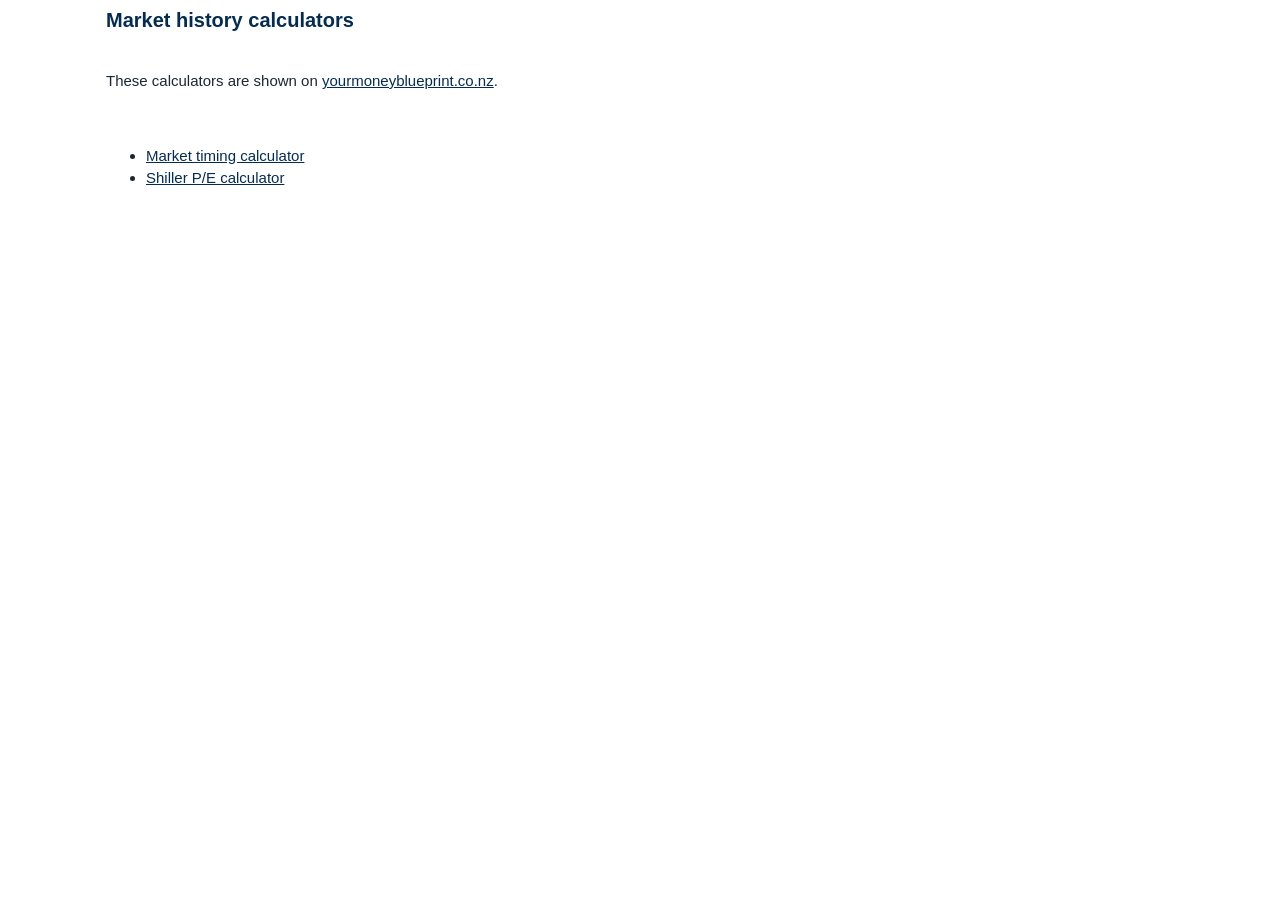
<file: index.html>
<!doctype html>
<html lang="en-NZ">
<head>
<meta charset="utf-8">
<meta name="viewport" content="width=device-width, initial-scale=1">
<title>Market history calculators | Your Money Blueprint</title>
<meta name="robots" content="noindex">
<link rel="stylesheet" href="assets/style.css">
</head>
<body>
<div class="wrap">
  <h2>Market history calculators</h2>
  <p>These calculators are shown on <a href="https://www.yourmoneyblueprint.co.nz/calculators">yourmoneyblueprint.co.nz</a>.</p>
  <ul>
    <li><a href="https://www.yourmoneyblueprint.co.nz/market-timing-calculator">Market timing calculator</a></li>
    <li><a href="https://www.yourmoneyblueprint.co.nz/shiller-pe-calculator">Shiller P/E calculator</a></li>
  </ul>
</div>
</body>
</html>
</file>
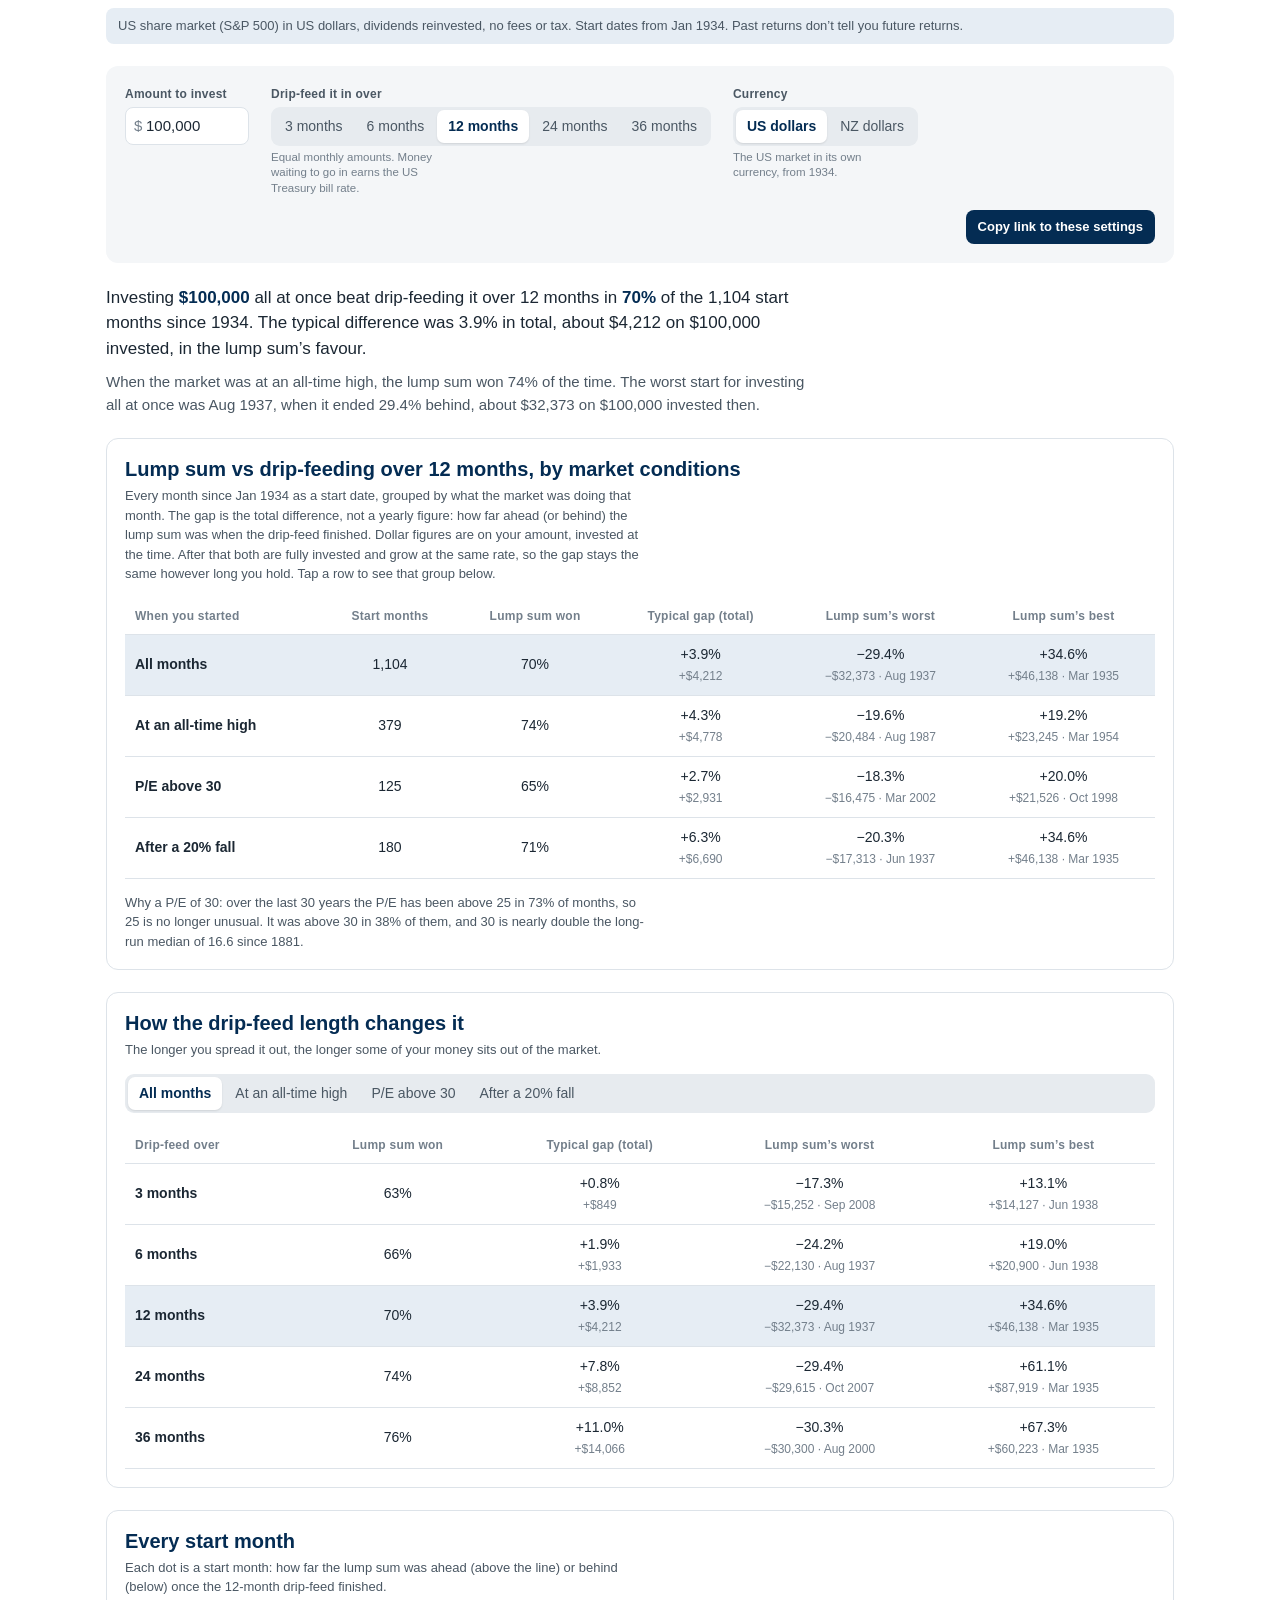
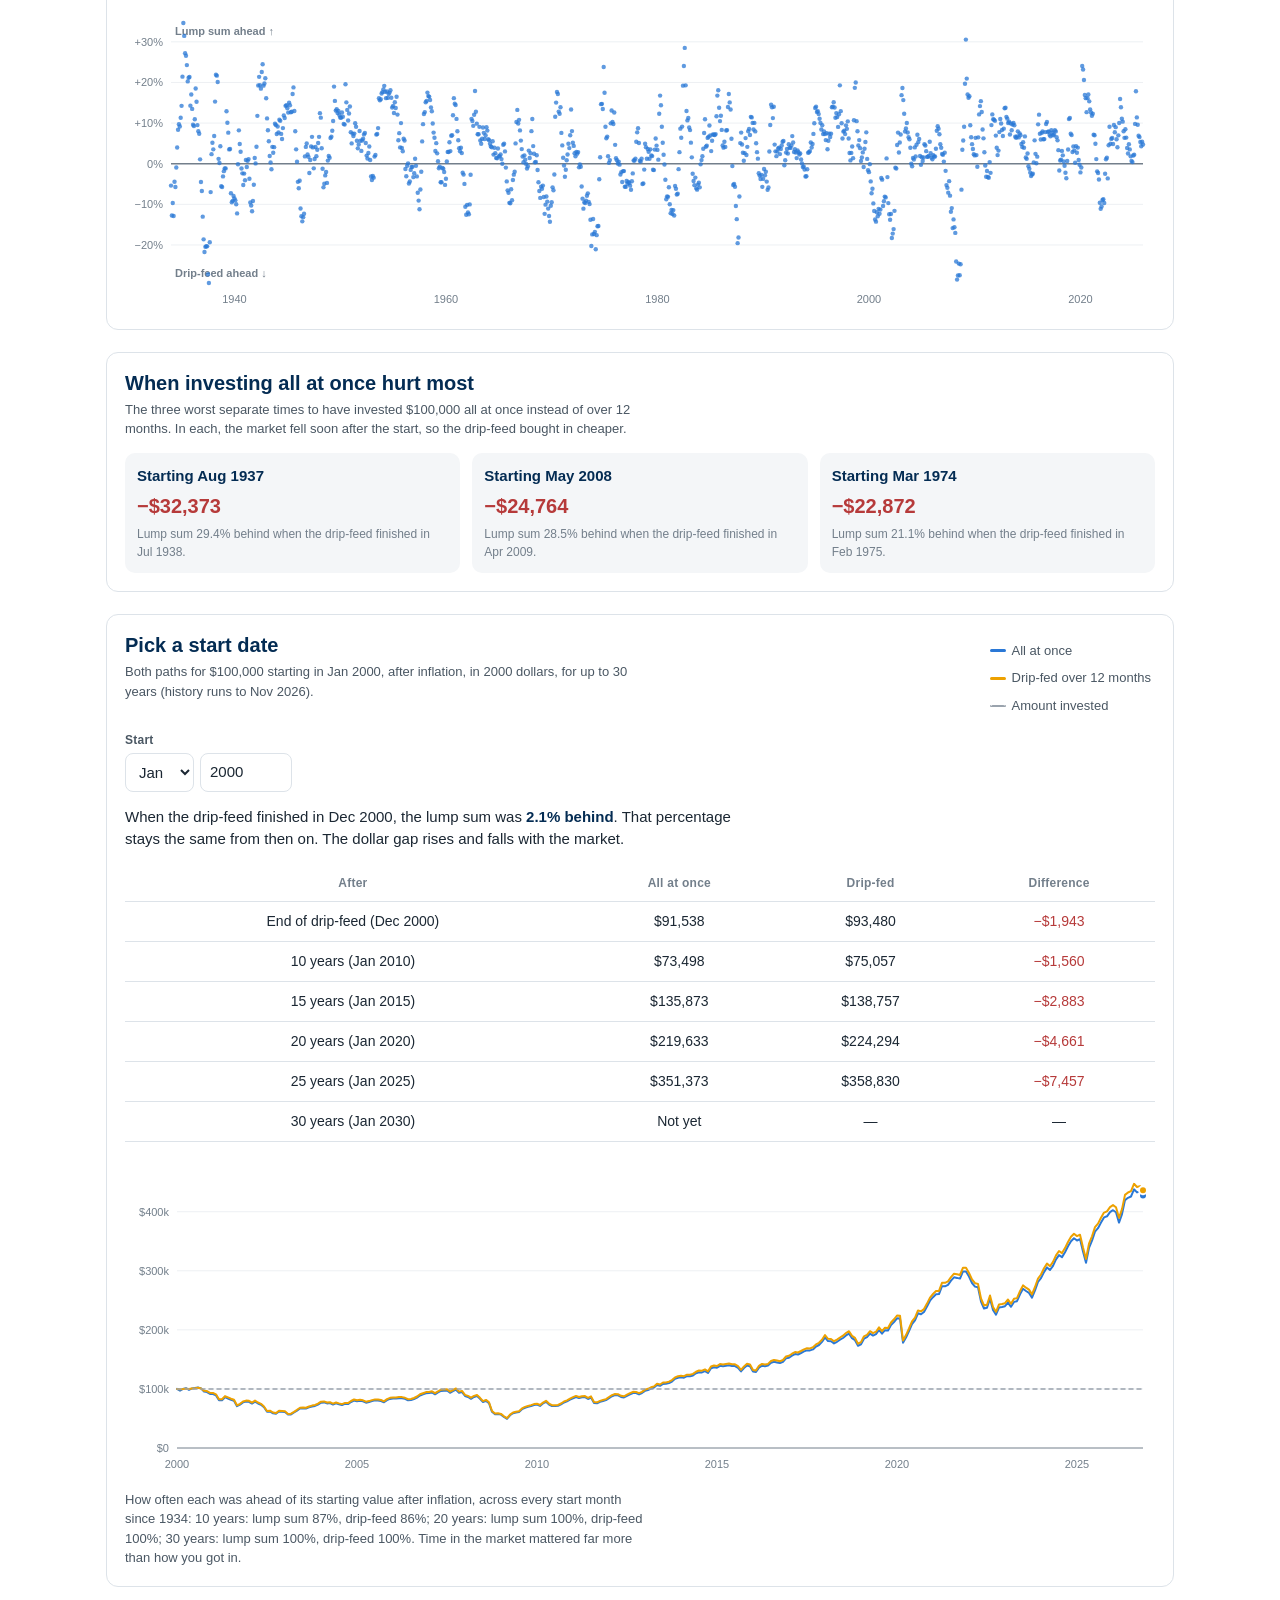
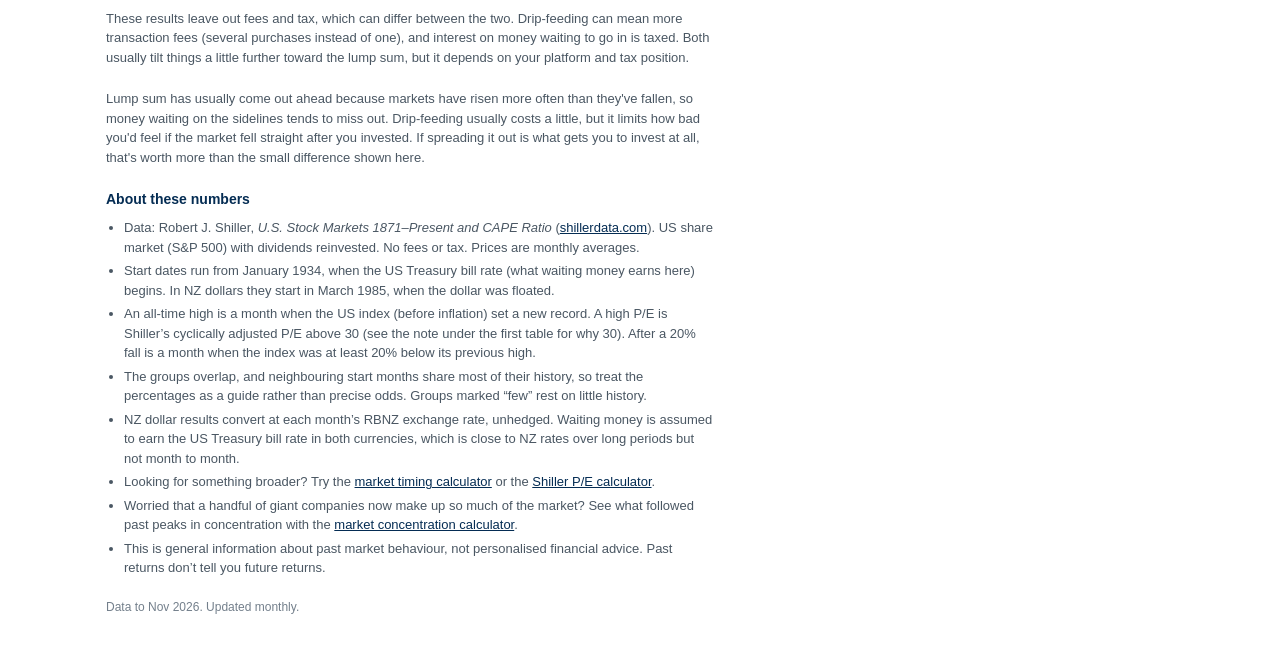
<file: lump-sum.html>
<!doctype html>
<html lang="en-NZ">
<head>
<meta charset="utf-8">
<meta name="viewport" content="width=device-width, initial-scale=1">
<title>Lump Sum or Drip-Feed Calculator | Your Money Blueprint</title>
<meta name="description" content="Should you invest a lump sum all at once or spread it out over months? See how often each won in every month since 1934, including when markets were at record highs, expensive, or had just fallen.">
<meta name="robots" content="noindex">
<link rel="stylesheet" href="assets/style.css?v=3">
<style>
.groups tbody tr td:first-child { text-align: left; font-weight: 600; }
.groups th:first-child { text-align: left; }
.small { font-size: 12px; color: var(--ink-3); font-weight: 500; }
.few { font-size: 11px; color: var(--ink-3); font-weight: 600; margin-left: 6px; }
.worst { display: grid; grid-template-columns: repeat(auto-fit, minmax(min(100%, 220px), 1fr)); gap: 12px; }
.worst .w { background: var(--panel); border-radius: 10px; padding: 12px; display: grid; gap: 4px; }
.worst .w b { color: var(--navy); }
.worst .w .v { font-size: 20px; font-weight: 700; }
.dotkey { display: inline-flex; align-items: center; gap: 6px; margin-right: 12px; font-size: 13px; color: var(--ink-2); }
.dotkey i { width: 9px; height: 9px; border-radius: 50%; display: inline-block; }
</style>
</head>
<body>
<div class="wrap">
  <div class="loading" id="loading">Loading market data&hellip;</div>
  <div id="app" hidden style="display:grid;gap:22px">
    <div class="basis" id="basis"></div>

    <div class="card panel">
      <div class="controls">
        <label class="field"><span>Amount to invest</span>
          <div class="money"><input type="number" id="amt" min="1000" step="1000"></div>
        </label>
        <div class="field"><span>Drip-feed it in over</span>
          <div class="seg" id="msel"><button data-v="3">3 months</button><button data-v="6">6 months</button><button data-v="12">12 months</button><button data-v="24">24 months</button><button data-v="36">36 months</button></div>
          <small class="hint">Equal monthly amounts. Money waiting to go in earns the US Treasury bill rate.</small>
        </div>
        <div class="field"><span>Currency</span>
          <div class="seg" id="cur"><button data-v="usd">US dollars</button><button data-v="nzd">NZ dollars</button></div>
          <small class="hint" id="curhint"></small>
        </div>
      </div>
      <div class="toolbar">
        <span></span>
        <button class="share" id="share" type="button">Copy link to these settings</button>
      </div>
      <div class="share-out" id="shareOut" hidden></div>
    </div>

    <p class="headline" id="headline"></p>

    <div class="card">
      <div style="display:grid;gap:4px">
        <h2 id="gTitle"></h2>
        <p class="sub">Every month since <span id="firstYr"></span> as a start date, grouped by what the market was doing that month. The gap is the total difference, not a yearly figure: how far ahead (or behind) the lump sum was when the drip-feed finished. Dollar figures are on your amount, invested at the time. After that both are fully invested and grow at the same rate, so the gap stays the same however long you hold. Tap a row to see that group below.</p>
      </div>
      <div class="tablewrap"><table class="groups" id="gtable"></table></div>
      <p class="sub" id="penote"></p>
    </div>

    <div class="card">
      <div style="display:grid;gap:4px">
        <h2 id="mTitle"></h2>
        <p class="sub">The longer you spread it out, the longer some of your money sits out of the market.</p>
      </div>
      <div class="seg" id="gsel" role="group" aria-label="Market conditions"><button data-v="all">All months</button><button data-v="ath">At an all-time high</button><button data-v="pe">P/E above 30</button><button data-v="fall">After a 20% fall</button></div>
      <div class="tablewrap"><table class="groups" id="mtable"></table></div>
    </div>

    <div class="card">
      <div class="chart-head">
        <div><h2>Every start month</h2><p class="sub" id="scsub"></p></div>
        <div id="sckey"></div>
      </div>
      <div class="chart" id="sc"></div>
    </div>

    <div class="card">
      <div style="display:grid;gap:4px"><h2>When investing all at once hurt most</h2>
      <p class="sub" id="worstsub"></p></div>
      <div class="worst" id="worst"></div>
    </div>

    <div class="card">
      <div class="chart-head">
        <div><h2>Pick a start date</h2><p class="sub" id="pathsub"></p></div>
        <div class="legend" id="pleg"></div>
      </div>
      <div class="controls">
        <label class="field"><span>Start</span>
          <div class="pair"><select id="sm" aria-label="Start month"></select><input type="number" id="sy" aria-label="Start year"></div>
        </label>
      </div>
      <p class="headline" id="pathHead" style="font-size:15px"></p>
      <div class="tablewrap"><table id="ptable"></table></div>
      <div class="chart" id="pc"></div>
      <p class="sub" id="longrun"></p>
    </div>

    <p class="caveat">These results leave out fees and tax, which can differ between the two. Drip-feeding can mean more transaction fees (several purchases instead of one), and interest on money waiting to go in is taxed. Both usually tilt things a little further toward the lump sum, but it depends on your platform and tax position.</p>

    <p class="caveat">Lump sum has usually come out ahead because markets have risen more often than they've fallen, so money waiting on the sidelines tends to miss out. Drip-feeding usually costs a little, but it limits how bad you'd feel if the market fell straight after you invested. If spreading it out is what gets you to invest at all, that's worth more than the small difference shown here.</p>

    <div class="notes">
      <h3>About these numbers</h3>
      <ul>
        <li>Data: Robert J. Shiller, <em>U.S. Stock Markets 1871&ndash;Present and CAPE Ratio</em> (<a href="https://shillerdata.com" target="_blank" rel="noopener">shillerdata.com</a>). US share market (S&amp;P 500) with dividends reinvested. No fees or tax. Prices are monthly averages.</li>
        <li>Start dates run from January 1934, when the US Treasury bill rate (what waiting money earns here) begins. In NZ dollars they start in March 1985, when the dollar was floated.</li>
        <li>An all-time high is a month when the US index (before inflation) set a new record. A high P/E is Shiller&rsquo;s cyclically adjusted P/E above 30 (see the note under the first table for why 30). After a 20% fall is a month when the index was at least 20% below its previous high.</li>
        <li>The groups overlap, and neighbouring start months share most of their history, so treat the percentages as a guide rather than precise odds. Groups marked &ldquo;few&rdquo; rest on little history.</li>
        <li>NZ dollar results convert at each month&rsquo;s RBNZ exchange rate, unhedged. Waiting money is assumed to earn the US Treasury bill rate in both currencies, which is close to NZ rates over long periods but not month to month.</li>
        <li>Looking for something broader? Try the <a href="https://www.yourmoneyblueprint.co.nz/market-timing-calculator" target="_top">market timing calculator</a> or the <a href="https://www.yourmoneyblueprint.co.nz/shiller-pe-calculator" target="_top">Shiller P/E calculator</a>.</li>
        <li>Worried that a handful of giant companies now make up so much of the market? See what followed past peaks in concentration with the <a href="https://www.yourmoneyblueprint.co.nz/market-concentration-calculator" target="_top">market concentration calculator</a>.</li>
        <li>This is general information about past market behaviour, not personalised financial advice. Past returns don&rsquo;t tell you future returns.</li>
      </ul>
      <p class="thin" id="datanote"></p>
    </div>
  </div>
</div>
<script src="assets/core.js?v=2"></script>
<script src="assets/lump.js?v=3"></script>
</body>
</html>
</file>
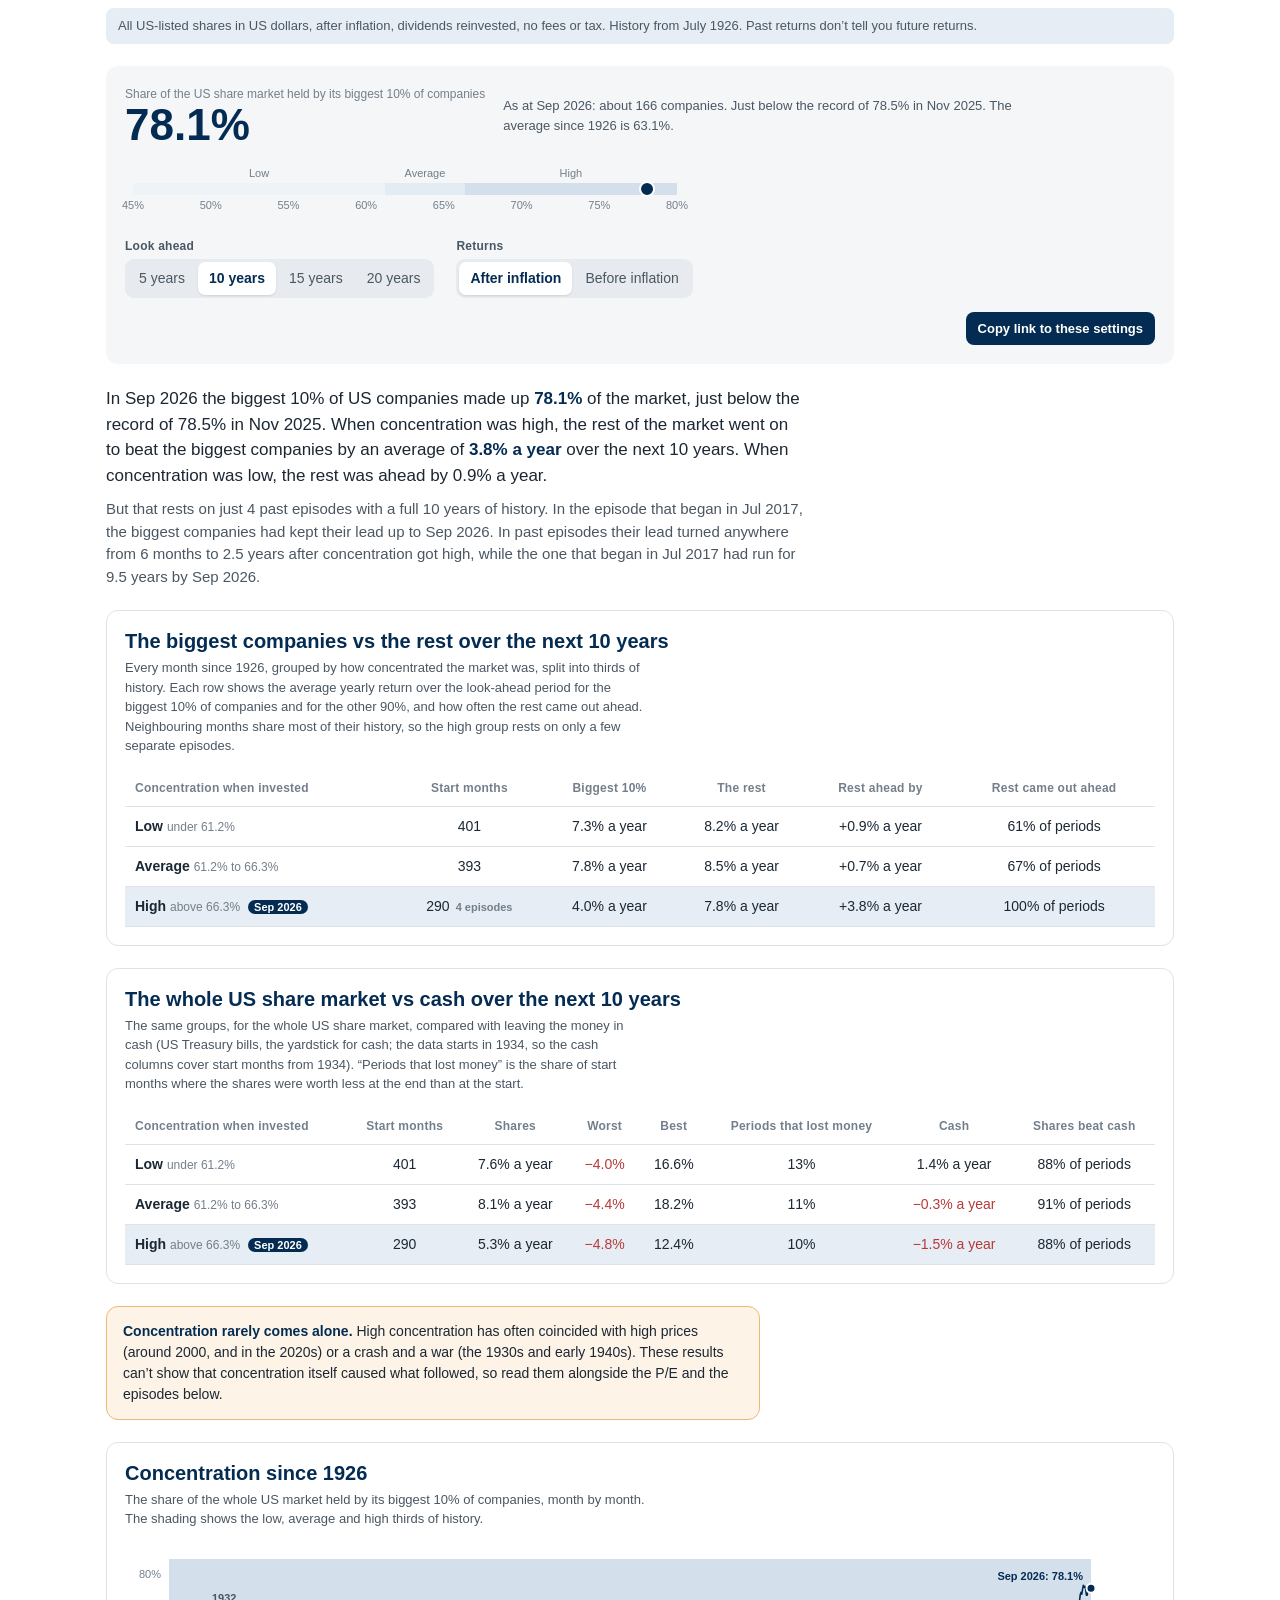
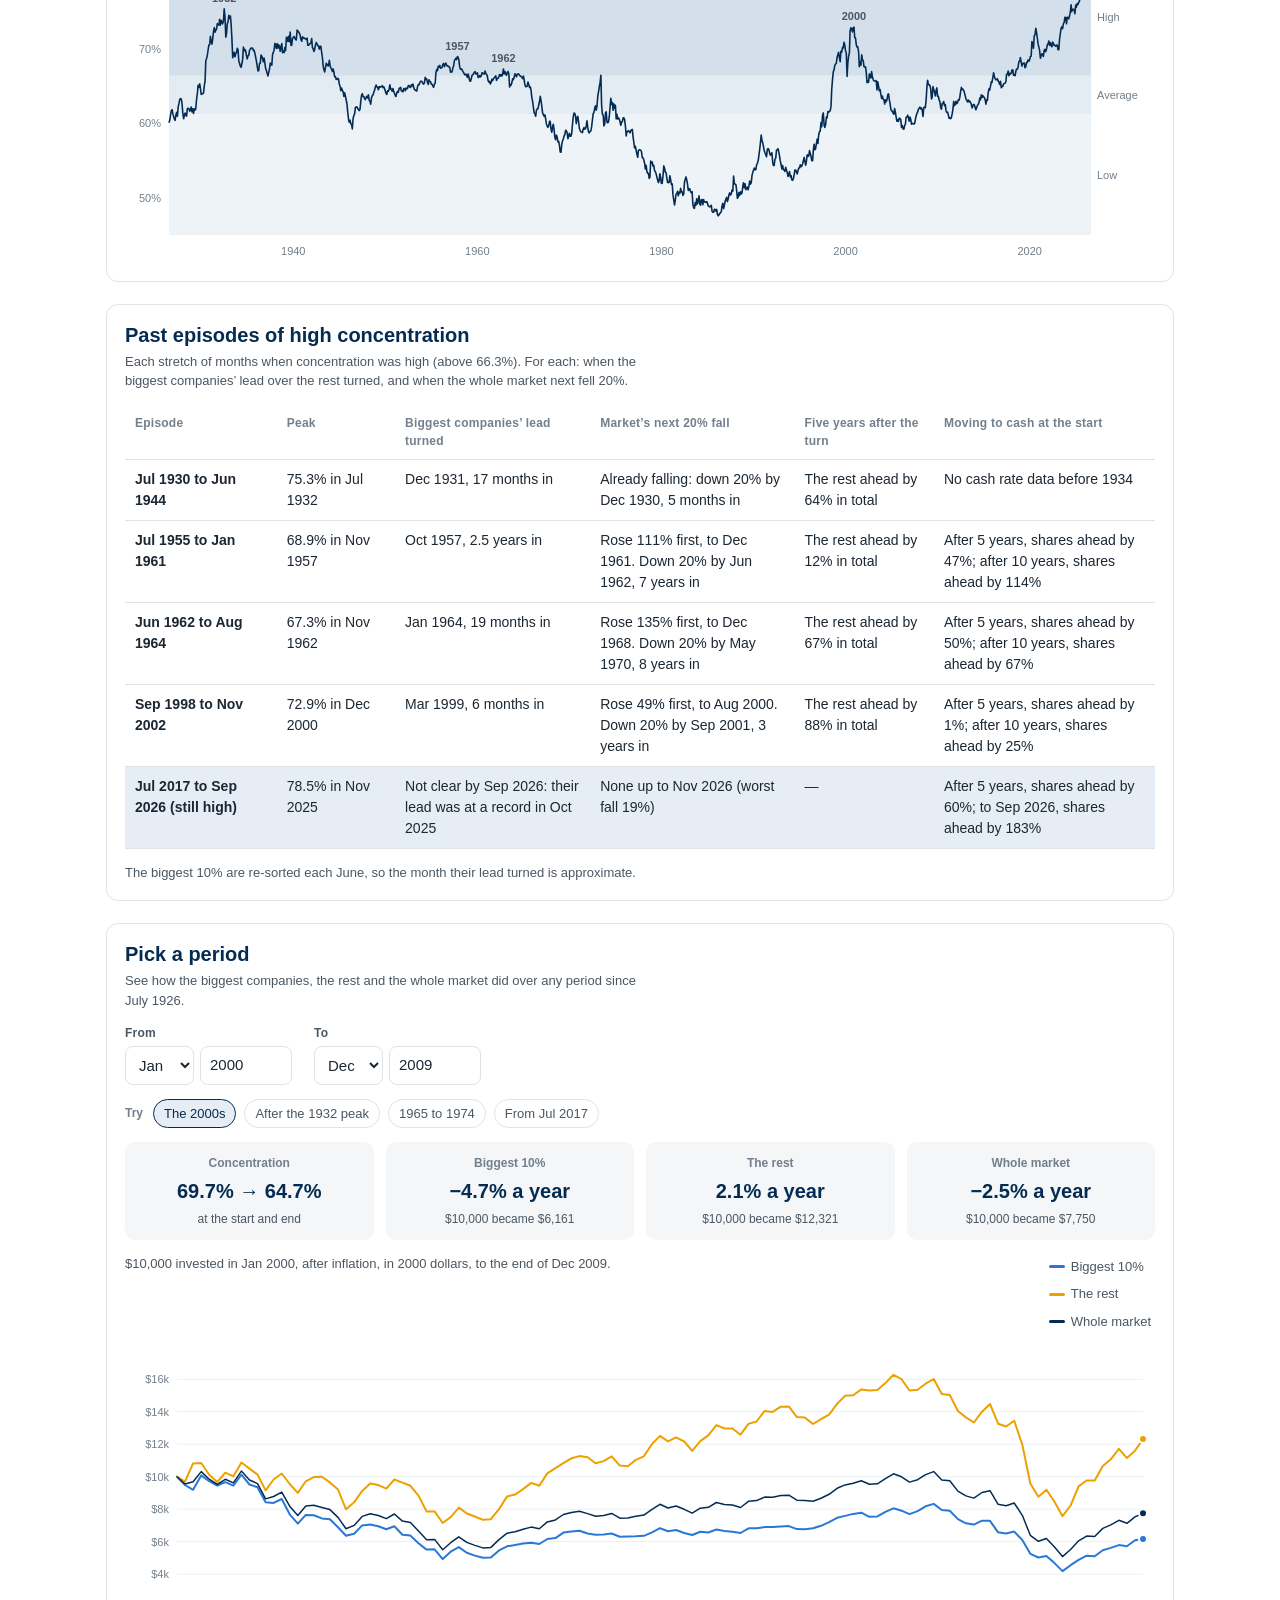
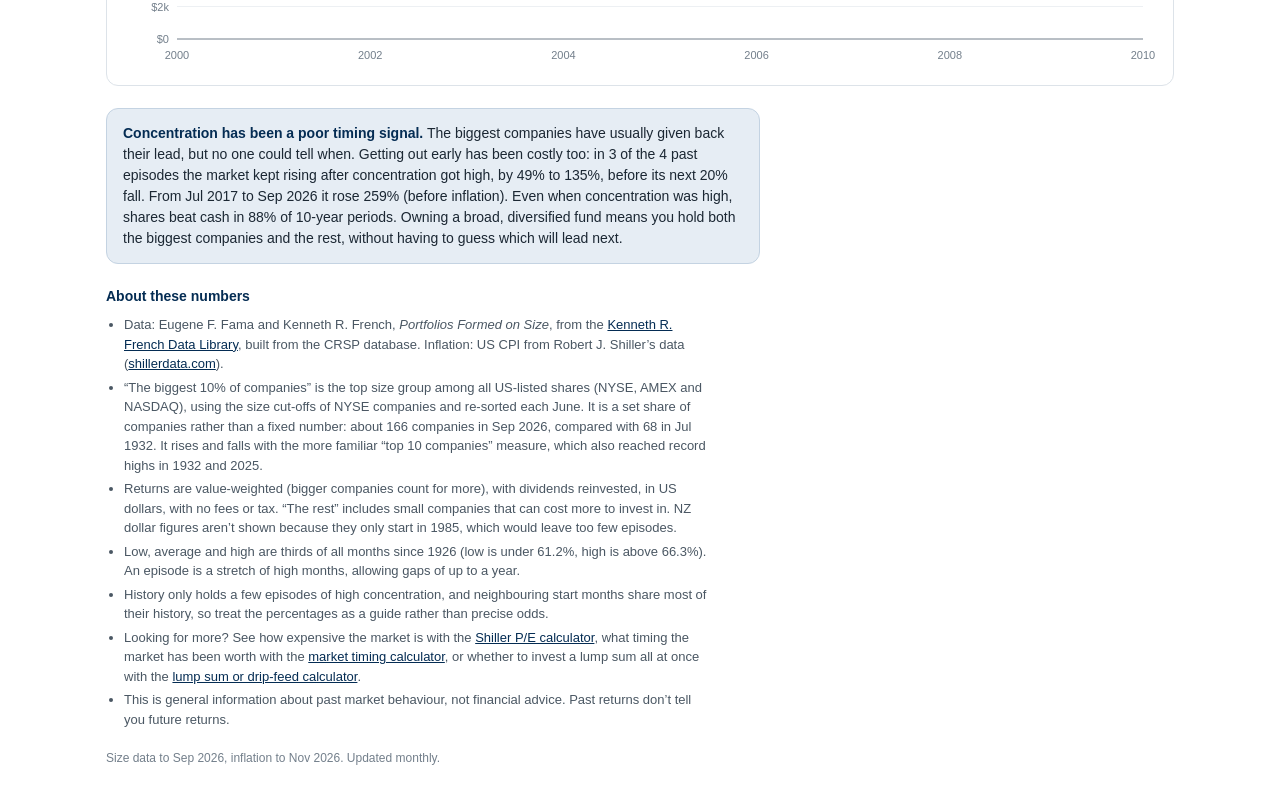
<file: market-concentration.html>
<!doctype html>
<html lang="en-NZ">
<head>
<meta charset="utf-8">
<meta name="viewport" content="width=device-width, initial-scale=1">
<title>Market Concentration Calculator | Your Money Blueprint</title>
<meta name="description" content="How much of the US share market sits in its biggest companies, and what happened next when it was this concentrated before? History since 1926, the biggest companies vs the rest.">
<meta name="robots" content="noindex">
<link rel="stylesheet" href="assets/style.css?v=3">
<style>
:root { --s-big: #2a78d6; --s-rest: #eda100; --s-all: #042C53; --z-low: #eef3f8; --z-avg: #e3ebf3; --z-high: #d3e0ec; --warn-bg: #fdf3e7; --warn-line: #e8b979; }
.static tbody tr { cursor: default; }
.static tbody tr:hover { background: none; }
.static tbody tr.today, .static tbody tr.cur { background: var(--navy-wash); }
/* the row holding the latest month is tagged with that month (set by the script), not "Today" */
.static tbody tr.today td:first-child::after { content: var(--latest, "Latest"); }
td.l, th.l { text-align: left; }
.small { font-size: 12px; color: var(--ink-3); font-weight: 500; }
.few { font-size: 11px; color: var(--ink-3); font-weight: 600; margin-left: 6px; }
.gauge { width: 100%; max-width: 560px; }
.gauge svg { display: block; width: 100%; height: auto; overflow: visible; }
.gauge text { font-family: var(--font); font-size: 11px; fill: var(--ink-3); }
.box { border-radius: 12px; padding: 14px 16px; font-size: 14px; line-height: 1.5; max-width: 84ch; margin: 0; }
.box.warn { background: var(--warn-bg); border: 1px solid var(--warn-line); color: var(--ink); }
.box.info { background: var(--navy-wash); border: 1px solid #c4d3e2; color: var(--ink); }
.box b { color: var(--navy); }
.ep th, .ep td { white-space: normal; min-width: 110px; text-align: left; vertical-align: top; }
.ep td:first-child { min-width: 120px; font-weight: 600; }
.period { display: flex; flex-wrap: wrap; gap: 12px 22px; align-items: end; }
@media (max-width: 560px) {
  .big { font-size: 38px; }
  .rt thead { display: none; }
  .rt tbody tr { display: grid; grid-template-columns: 1fr 1fr; gap: 8px 14px; padding: 12px 6px; border-bottom: 1px solid var(--line); }
  .rt td { border: none; padding: 0; text-align: left; white-space: normal; min-width: 0; display: grid; gap: 1px; align-content: start; }
  .rt td::before { content: attr(data-l); font-size: 11px; color: var(--ink-3); font-weight: 600; }
  .rt td:first-child { grid-column: 1 / -1; font-size: 15px; }
  .rt td:first-child::before { content: none; }
  .rt tr.today td:first-child::after { justify-self: start; }
}
</style>
</head>
<body>
<div class="wrap">
  <div class="loading" id="loading">Loading market data&hellip;</div>
  <div id="app" hidden style="display:grid;gap:22px">
    <div class="basis" id="basis"></div>

    <div class="card panel">
      <div class="callout">
        <div><div class="thin">Share of the US share market held by its biggest 10% of companies</div><div class="big" id="shareNow"></div></div>
        <p class="sub" id="shareNote"></p>
      </div>
      <div class="gauge" id="gauge"></div>
      <div class="controls">
        <div class="field"><span>Look ahead</span>
          <div class="seg" id="hz"><button data-v="5">5 years</button><button data-v="10">10 years</button><button data-v="15">15 years</button><button data-v="20">20 years</button></div>
        </div>
        <div class="field"><span>Returns</span>
          <div class="seg" id="infl"><button data-v="real">After inflation</button><button data-v="nom">Before inflation</button></div>
        </div>
      </div>
      <div class="toolbar">
        <span></span>
        <button class="share" id="share" type="button">Copy link to these settings</button>
      </div>
      <div class="share-out" id="shareOut" hidden></div>
    </div>

    <p class="headline" id="headline"></p>

    <div class="card">
      <div style="display:grid;gap:4px">
        <h2 id="gTitle"></h2>
        <p class="sub">Every month since 1926, grouped by how concentrated the market was, split into thirds of history. Each row shows the average yearly return over the look-ahead period for the biggest 10% of companies and for the other 90%, and how often the rest came out ahead. Neighbouring months share most of their history, so the high group rests on only a few separate episodes.</p>
      </div>
      <div class="tablewrap"><table class="static rt" id="gtable"></table></div>
    </div>

    <div class="card">
      <div style="display:grid;gap:4px">
        <h2 id="mTitle"></h2>
        <p class="sub">The same groups, for the whole US share market, compared with leaving the money in cash (US Treasury bills, the yardstick for cash; the data starts in 1934, so the cash columns cover start months from 1934). &ldquo;Periods that lost money&rdquo; is the share of start months where the shares were worth less at the end than at the start.</p>
      </div>
      <div class="tablewrap"><table class="static rt" id="mtable"></table></div>
    </div>

    <p class="box warn" id="cause"><b>Concentration rarely comes alone.</b> High concentration has often coincided with high prices (around 2000, and in the 2020s) or a crash and a war (the 1930s and early 1940s). These results can&rsquo;t show that concentration itself caused what followed, so read them alongside the P/E and the episodes below.</p>

    <div class="card">
      <div class="chart-head">
        <div><h2>Concentration since 1926</h2><p class="sub" id="hsub"></p></div>
      </div>
      <div class="chart" id="hc"></div>
    </div>

    <div class="card">
      <div style="display:grid;gap:4px">
        <h2>Past episodes of high concentration</h2>
        <p class="sub" id="esub"></p>
      </div>
      <div class="tablewrap"><table class="static ep rt" id="etable"></table></div>
      <p class="sub">The biggest 10% are re-sorted each June, so the month their lead turned is approximate.</p>
    </div>

    <div class="card">
      <div style="display:grid;gap:4px">
        <h2>Pick a period</h2>
        <p class="sub">See how the biggest companies, the rest and the whole market did over any period since July 1926.</p>
      </div>
      <div class="period">
        <label class="field"><span>From</span>
          <div class="pair"><select id="fm" aria-label="Start month"></select><input type="number" id="fy" aria-label="Start year"></div>
        </label>
        <label class="field"><span>To</span>
          <div class="pair"><select id="tm" aria-label="End month"></select><input type="number" id="ty" aria-label="End year"></div>
        </label>
      </div>
      <div class="presets" id="presets"><span class="lbl">Try</span></div>
      <p class="err" id="perr" hidden></p>
      <div id="pout" style="display:grid;gap:14px">
        <div class="stats" id="pstats"></div>
        <div class="chart-head"><div><p class="sub" id="psub"></p></div><div class="legend" id="pleg"></div></div>
        <div class="chart" id="pc"></div>
      </div>
    </div>

    <p class="box info" id="close"></p>

    <div class="notes">
      <h3>About these numbers</h3>
      <ul>
        <li>Data: Eugene F. Fama and Kenneth R. French, <em>Portfolios Formed on Size</em>, from the <a href="https://mba.tuck.dartmouth.edu/pages/faculty/ken.french/data_library.html" target="_blank" rel="noopener">Kenneth R. French Data Library</a>, built from the CRSP database. Inflation: US CPI from Robert J. Shiller&rsquo;s data (<a href="https://shillerdata.com" target="_blank" rel="noopener">shillerdata.com</a>).</li>
        <li>&ldquo;The biggest 10% of companies&rdquo; is the top size group among all US-listed shares (NYSE, AMEX and NASDAQ), using the size cut-offs of NYSE companies and re-sorted each June. It is a set share of companies rather than a fixed number: <span id="firmsNote"></span> It rises and falls with the more familiar &ldquo;top 10 companies&rdquo; measure, which also reached record highs in 1932 and 2025.</li>
        <li>Returns are value-weighted (bigger companies count for more), with dividends reinvested, in US dollars, with no fees or tax. &ldquo;The rest&rdquo; includes small companies that can cost more to invest in. NZ dollar figures aren&rsquo;t shown because they only start in 1985, which would leave too few episodes.</li>
        <li>Low, average and high are thirds of all months since 1926 (<span id="cutNote"></span>). An episode is a stretch of high months, allowing gaps of up to a year.</li>
        <li>History only holds a few episodes of high concentration, and neighbouring start months share most of their history, so treat the percentages as a guide rather than precise odds.</li>
        <li>Looking for more? See how expensive the market is with the <a href="https://www.yourmoneyblueprint.co.nz/shiller-pe-calculator" target="_top">Shiller P/E calculator</a>, what timing the market has been worth with the <a href="https://www.yourmoneyblueprint.co.nz/market-timing-calculator" target="_top">market timing calculator</a>, or whether to invest a lump sum all at once with the <a href="https://www.yourmoneyblueprint.co.nz/lump-sum-or-drip-feed-calculator" target="_top">lump sum or drip-feed calculator</a>.</li>
        <li>This is general information about past market behaviour, not financial advice. Past returns don&rsquo;t tell you future returns.</li>
      </ul>
      <p class="thin" id="datanote"></p>
    </div>
  </div>
</div>
<script src="assets/core.js?v=2"></script>
<script src="assets/conc.js?v=1"></script>
</body>
</html>
</file>
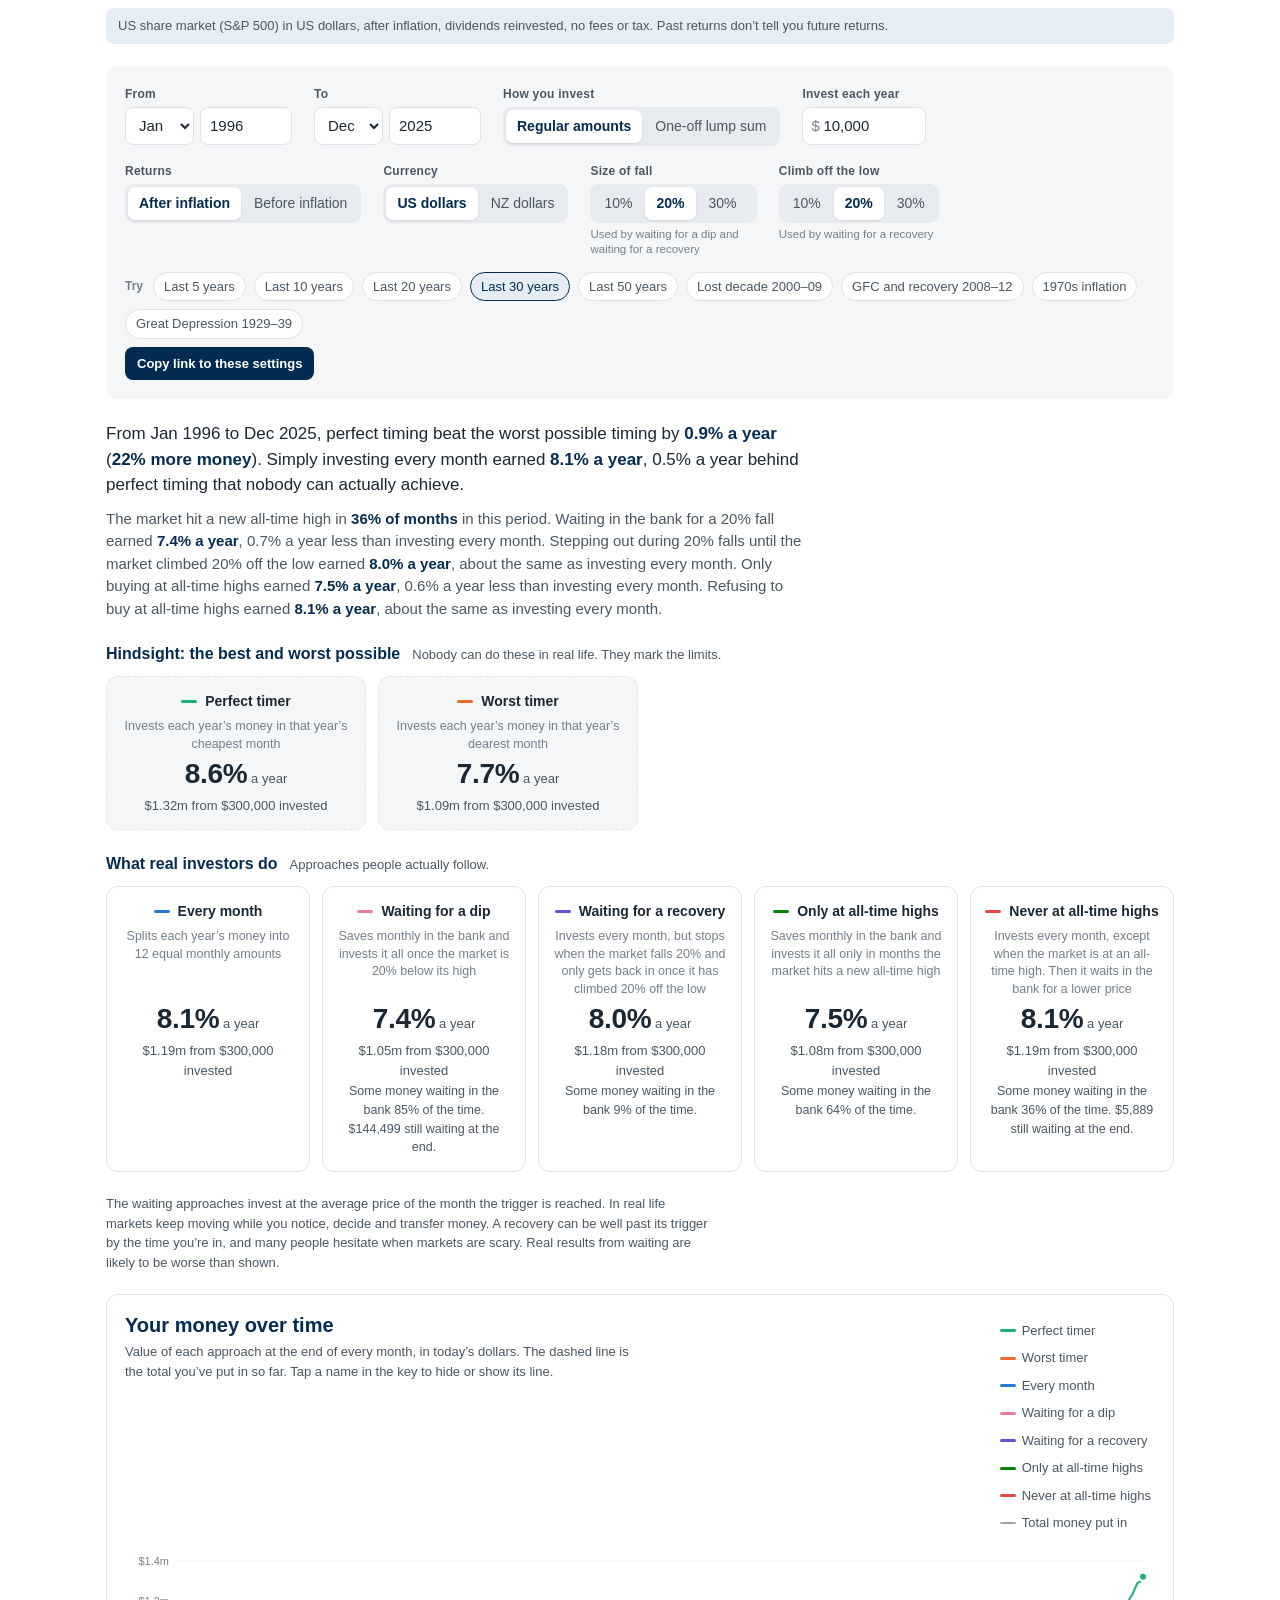
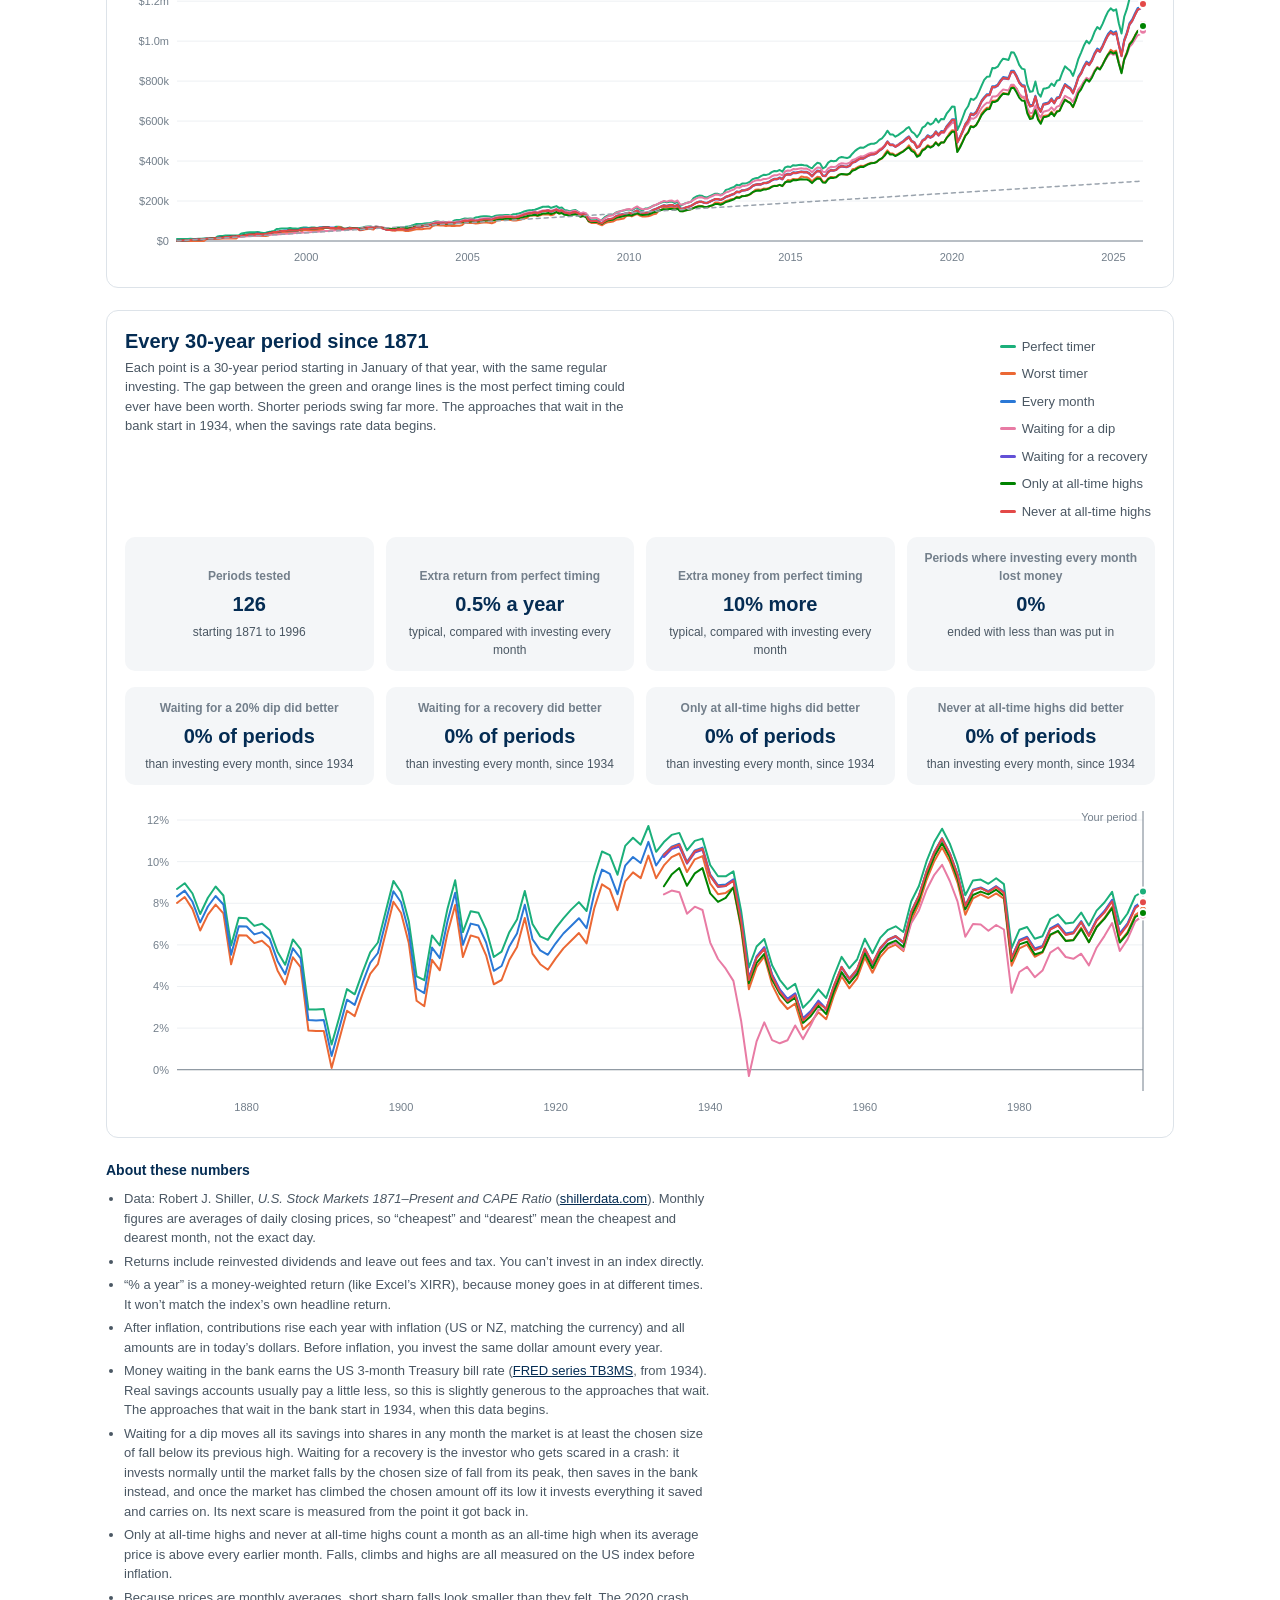
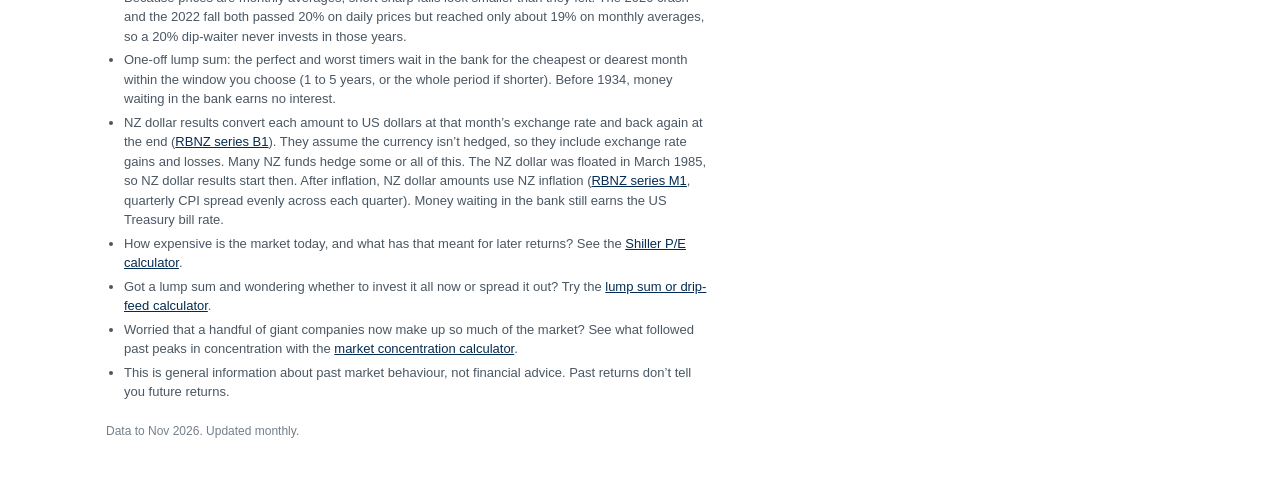
<file: market-timing.html>
<!doctype html>
<html lang="en-NZ">
<head>
<meta charset="utf-8">
<meta name="viewport" content="width=device-width, initial-scale=1">
<title>Market Timing Calculator | Your Money Blueprint</title>
<meta name="description" content="What if you'd bought at the bottom every year, or the top? Compare perfect timing, worst timing, waiting for a dip and investing every month using US share market history since 1871, in US or NZ dollars.">
<meta name="robots" content="noindex">
<link rel="stylesheet" href="assets/style.css?v=3">
</head>
<body>
<div class="wrap">
  <div class="loading" id="loading">Loading market data&hellip;</div>
  <div id="app" hidden style="display:grid;gap:22px">
    <div class="basis" id="basis"></div>

    <div class="card panel">
      <div class="controls">
        <label class="field"><span>From</span>
          <div class="pair"><select id="sm" aria-label="Start month"></select><input type="number" id="sy" aria-label="Start year" min="1871"></div>
        </label>
        <label class="field"><span>To</span>
          <div class="pair"><select id="em" aria-label="End month"></select><input type="number" id="ey" aria-label="End year" min="1871"></div>
        </label>
        <div class="field"><span>How you invest</span>
          <div class="seg" id="modesel"><button data-v="reg">Regular amounts</button><button data-v="lump">One-off lump sum</button></div>
        </div>
        <label class="field"><span id="amtLbl">Invest each year</span>
          <div class="money"><input type="number" id="amt" min="100" step="100"></div>
        </label>
        <div class="field"><span>Returns</span>
          <div class="seg" id="infl"><button data-v="real">After inflation</button><button data-v="nom">Before inflation</button></div>
        </div>
        <div class="field"><span>Currency</span>
          <div class="seg" id="cur"><button data-v="usd">US dollars</button><button data-v="nzd">NZ dollars</button></div>
        </div>
        <div class="field" id="winfield" hidden><span>Timers pick the best or worst month within</span>
          <div class="seg" id="winsel"><button data-v="12">1 year</button><button data-v="24">2 years</button><button data-v="36">3 years</button><button data-v="60">5 years</button></div>
          <small class="hint">Used by the perfect and worst timers</small>
        </div>
        <div class="field"><span>Size of fall</span>
          <div class="seg" id="dipsel"><button data-v="0.1">10%</button><button data-v="0.2">20%</button><button data-v="0.3">30%</button></div>
          <small class="hint">Used by waiting for a dip and waiting for a recovery</small>
        </div>
        <div class="field"><span>Climb off the low</span>
          <div class="seg" id="recsel"><button data-v="0.1">10%</button><button data-v="0.2">20%</button><button data-v="0.3">30%</button></div>
          <small class="hint">Used by waiting for a recovery</small>
        </div>
      </div>
      <div class="toolbar">
        <div class="presets" id="presets"><span class="lbl">Try</span></div>
        <button class="share" id="share" type="button">Copy link to these settings</button>
      </div>
      <div class="share-out" id="shareOut" hidden></div>
      <div class="err" id="err" hidden></div>
    </div>

    <p class="headline" id="headline" data-live></p>

    <section class="group hind" data-live>
      <div class="group-head"><h3>Hindsight: the best and worst possible</h3><p>Nobody can do these in real life. They mark the limits.</p></div>
      <div class="results" id="res-hind"></div>
    </section>
    <section class="group" data-live>
      <div class="group-head"><h3>What real investors do</h3><p>Approaches people actually follow.</p></div>
      <div class="results" id="res-real"></div>
    </section>
    <p class="caveat" id="lumpnote" data-live hidden>The perfect and worst timers use hindsight: nobody knows in advance which month will turn out cheapest or dearest. The longer the window, the more hindsight they get, and the further their results drift from anything a real investor could do. Waiting for a dip or a recovery is the realistic version of holding out for a better price.</p>
    <p class="caveat" data-live>The waiting approaches invest at the average price of the month the trigger is reached. In real life markets keep moving while you notice, decide and transfer money. A recovery can be well past its trigger by the time you&rsquo;re in, and many people hesitate when markets are scary. Real results from waiting are likely to be worse than shown.</p>

    <div class="card" data-live>
      <div class="chart-head">
        <div><h2>Your money over time</h2><p class="sub" id="valsub"></p></div>
        <div class="legend" id="leg1"></div>
      </div>
      <div class="chart" id="c1"></div>
    </div>

    <div class="card" data-live>
      <div class="chart-head">
        <div><h2 id="rollTitle"></h2><p class="sub" id="rollsub"></p></div>
        <div class="legend" id="leg2"></div>
      </div>
      <div class="stats" id="rollstats"></div>
      <div class="chart" id="c2"></div>
    </div>

    <div class="notes">
      <h3>About these numbers</h3>
      <ul>
        <li>Data: Robert J. Shiller, <em>U.S. Stock Markets 1871&ndash;Present and CAPE Ratio</em> (<a href="https://shillerdata.com" target="_blank" rel="noopener">shillerdata.com</a>). Monthly figures are averages of daily closing prices, so &ldquo;cheapest&rdquo; and &ldquo;dearest&rdquo; mean the cheapest and dearest month, not the exact day.</li>
        <li>Returns include reinvested dividends and leave out fees and tax. You can&rsquo;t invest in an index directly.</li>
        <li>&ldquo;% a year&rdquo; is a money-weighted return (like Excel&rsquo;s XIRR), because money goes in at different times. It won&rsquo;t match the index&rsquo;s own headline return.</li>
        <li>After inflation, contributions rise each year with inflation (US or NZ, matching the currency) and all amounts are in today&rsquo;s dollars. Before inflation, you invest the same dollar amount every year.</li>
        <li>Money waiting in the bank earns the US 3-month Treasury bill rate (<a href="https://fred.stlouisfed.org/series/TB3MS" target="_blank" rel="noopener">FRED series TB3MS</a>, from 1934). Real savings accounts usually pay a little less, so this is slightly generous to the approaches that wait. The approaches that wait in the bank start in 1934, when this data begins.</li>
        <li>Waiting for a dip moves all its savings into shares in any month the market is at least the chosen size of fall below its previous high. Waiting for a recovery is the investor who gets scared in a crash: it invests normally until the market falls by the chosen size of fall from its peak, then saves in the bank instead, and once the market has climbed the chosen amount off its low it invests everything it saved and carries on. Its next scare is measured from the point it got back in.</li>
        <li>Only at all-time highs and never at all-time highs count a month as an all-time high when its average price is above every earlier month. Falls, climbs and highs are all measured on the US index before inflation.</li>
        <li>Because prices are monthly averages, short sharp falls look smaller than they felt. The 2020 crash and the 2022 fall both passed 20% on daily prices but reached only about 19% on monthly averages, so a 20% dip-waiter never invests in those years.</li>
        <li>One-off lump sum: the perfect and worst timers wait in the bank for the cheapest or dearest month within the window you choose (1 to 5 years, or the whole period if shorter). Before 1934, money waiting in the bank earns no interest.</li>
        <li>NZ dollar results convert each amount to US dollars at that month&rsquo;s exchange rate and back again at the end (<a href="https://www.rbnz.govt.nz/statistics/series/exchange-and-interest-rates/exchange-rates-and-the-trade-weighted-index" target="_blank" rel="noopener">RBNZ series B1</a>). They assume the currency isn&rsquo;t hedged, so they include exchange rate gains and losses. Many NZ funds hedge some or all of this. The NZ dollar was floated in March 1985, so NZ dollar results start then. After inflation, NZ dollar amounts use NZ inflation (<a href="https://www.rbnz.govt.nz/statistics/series/economic-indicators/prices" target="_blank" rel="noopener">RBNZ series M1</a>, quarterly CPI spread evenly across each quarter). Money waiting in the bank still earns the US Treasury bill rate.</li>
        <li>How expensive is the market today, and what has that meant for later returns? See the <a href="https://www.yourmoneyblueprint.co.nz/shiller-pe-calculator" target="_top">Shiller P/E calculator</a>.</li>
        <li>Got a lump sum and wondering whether to invest it all now or spread it out? Try the <a href="https://www.yourmoneyblueprint.co.nz/lump-sum-or-drip-feed-calculator" target="_top">lump sum or drip-feed calculator</a>.</li>
        <li>Worried that a handful of giant companies now make up so much of the market? See what followed past peaks in concentration with the <a href="https://www.yourmoneyblueprint.co.nz/market-concentration-calculator" target="_top">market concentration calculator</a>.</li>
        <li>This is general information about past market behaviour, not financial advice. Past returns don&rsquo;t tell you future returns.</li>
      </ul>
      <p class="thin" id="datanote"></p>
    </div>
  </div>
</div>
<script src="assets/core.js?v=2"></script>
<script src="assets/timing.js?v=2"></script>
</body>
</html>
</file>
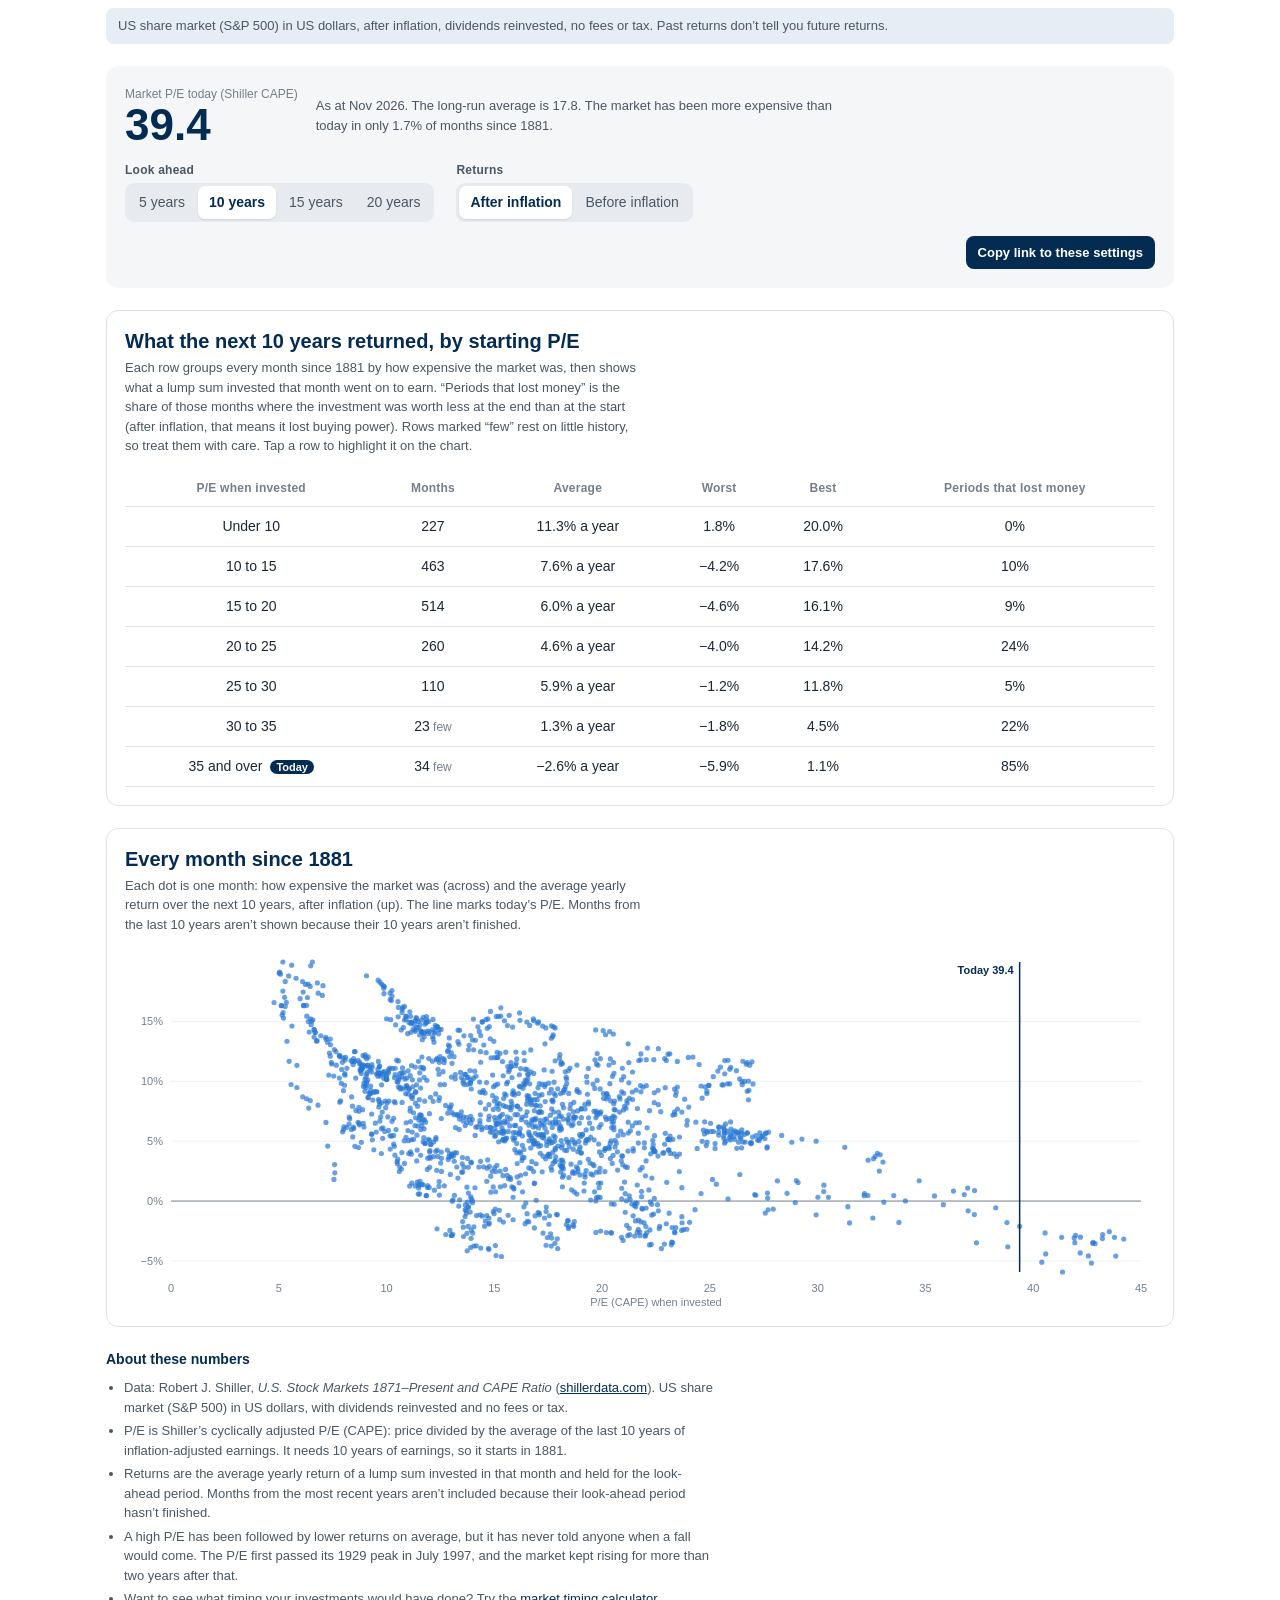
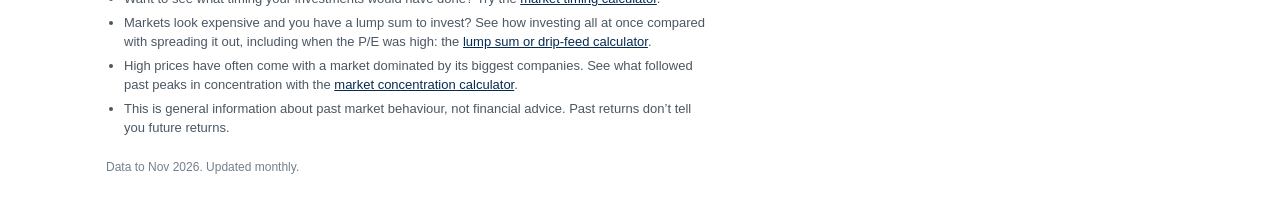
<file: shiller-pe.html>
<!doctype html>
<html lang="en-NZ">
<head>
<meta charset="utf-8">
<meta name="viewport" content="width=device-width, initial-scale=1">
<title>Shiller P/E Calculator | Your Money Blueprint</title>
<meta name="description" content="How expensive is the US share market today, and what did later returns look like when it was this expensive before? Shiller P/E (CAPE) history since 1881.">
<meta name="robots" content="noindex">
<link rel="stylesheet" href="assets/style.css?v=3">
</head>
<body>
<div class="wrap">
  <div class="loading" id="loading">Loading market data&hellip;</div>
  <div id="app" hidden style="display:grid;gap:22px">
    <div class="basis" id="basis"></div>

    <div class="card panel">
      <div class="callout">
        <div><div class="thin">Market P/E today (Shiller CAPE)</div><div class="big" id="capeNow"></div></div>
        <p class="sub" id="capeNote"></p>
      </div>
      <div class="controls">
        <div class="field"><span>Look ahead</span>
          <div class="seg" id="hz"><button data-v="5">5 years</button><button data-v="10">10 years</button><button data-v="15">15 years</button><button data-v="20">20 years</button></div>
        </div>
        <div class="field"><span>Returns</span>
          <div class="seg" id="infl"><button data-v="real">After inflation</button><button data-v="nom">Before inflation</button></div>
        </div>
      </div>
      <div class="toolbar">
        <span></span>
        <button class="share" id="share" type="button">Copy link to these settings</button>
      </div>
      <div class="share-out" id="shareOut" hidden></div>
    </div>

    <div class="card">
      <div style="display:grid;gap:4px">
        <h2 id="peTitle"></h2>
        <p class="sub">Each row groups every month since 1881 by how expensive the market was, then shows what a lump sum invested that month went on to earn. &ldquo;Periods that lost money&rdquo; is the share of those months where the investment was worth less at the end than at the start (after inflation, that means it lost buying power). Rows marked &ldquo;few&rdquo; rest on little history, so treat them with care. Tap a row to highlight it on the chart.</p>
      </div>
      <div class="tablewrap"><table id="petable"></table></div>
    </div>

    <div class="card">
      <div class="chart-head">
        <div><h2>Every month since 1881</h2><p class="sub" id="scsub"></p></div>
      </div>
      <div class="chart" id="c3"></div>
    </div>

    <div class="notes">
      <h3>About these numbers</h3>
      <ul>
        <li>Data: Robert J. Shiller, <em>U.S. Stock Markets 1871&ndash;Present and CAPE Ratio</em> (<a href="https://shillerdata.com" target="_blank" rel="noopener">shillerdata.com</a>). US share market (S&amp;P 500) in US dollars, with dividends reinvested and no fees or tax.</li>
        <li>P/E is Shiller&rsquo;s cyclically adjusted P/E (CAPE): price divided by the average of the last 10 years of inflation-adjusted earnings. It needs 10 years of earnings, so it starts in 1881.</li>
        <li>Returns are the average yearly return of a lump sum invested in that month and held for the look-ahead period. Months from the most recent years aren&rsquo;t included because their look-ahead period hasn&rsquo;t finished.</li>
        <li>A high P/E has been followed by lower returns on average, but it has never told anyone when a fall would come. The P/E first passed its 1929 peak in July 1997, and the market kept rising for more than two years after that.</li>
        <li>Want to see what timing your investments would have done? Try the <a href="https://www.yourmoneyblueprint.co.nz/market-timing-calculator" target="_top">market timing calculator</a>.</li>
        <li>Markets look expensive and you have a lump sum to invest? See how investing all at once compared with spreading it out, including when the P/E was high: the <a href="https://www.yourmoneyblueprint.co.nz/lump-sum-or-drip-feed-calculator" target="_top">lump sum or drip-feed calculator</a>.</li>
        <li>High prices have often come with a market dominated by its biggest companies. See what followed past peaks in concentration with the <a href="https://www.yourmoneyblueprint.co.nz/market-concentration-calculator" target="_top">market concentration calculator</a>.</li>
        <li>This is general information about past market behaviour, not financial advice. Past returns don&rsquo;t tell you future returns.</li>
      </ul>
      <p class="thin" id="datanote"></p>
    </div>
  </div>
</div>
<script src="assets/core.js?v=2"></script>
<script src="assets/pe.js?v=2"></script>
</body>
</html>
</file>
<file: assets/style.css>
/* Your Money Blueprint market history calculators. Light only, to sit inside the Squarespace site. */
:root {
  --bg: #ffffff;
  --panel: #f4f6f8;
  --surface: #ffffff;
  --ink: #1b2733;
  --ink-2: #4a5763;
  --ink-3: #737f8b;
  --line: #dde3e9;
  --grid: #edf0f3;
  --navy: #042C53;
  --navy-wash: #e6edf4;
  --neg: #b63a3a;
  --s-month: #2a78d6;
  --s-worst: #eb6834;
  --s-perfect: #1baf7a;
  --s-drip: #eda100;
  --s-dip: #e87ba4;
  --s-ath: #008300;
  --s-rec: #6250d6;
  --s-noath: #e34948;
  --s-invested: #9aa3ad;
  --font: -apple-system, BlinkMacSystemFont, "Segoe UI", Roboto, "Helvetica Neue", Arial, sans-serif;
  color-scheme: light;
}
* { box-sizing: border-box; }
[hidden] { display: none !important; }
html, body { margin: 0; }
body { background: var(--bg); color: var(--ink); font-family: var(--font); font-size: 15px; line-height: 1.5; }
.wrap { max-width: 1100px; margin: 0 auto; padding: 8px 16px 32px; display: grid; gap: 22px; }
h2 { font-size: 20px; line-height: 1.25; margin: 0; color: var(--navy); text-wrap: balance; }
h3 { font-size: 16px; margin: 0; color: var(--navy); }
a { color: var(--navy); }
.basis { font-size: 13px; color: var(--ink-2); background: var(--navy-wash); border-radius: 8px; padding: 8px 12px; }
button:focus-visible, select:focus-visible, input:focus-visible, [tabindex]:focus-visible { outline: 2px solid var(--navy); outline-offset: 2px; }

/* controls */
.card { background: var(--surface); border: 1px solid var(--line); border-radius: 12px; padding: 18px; display: grid; gap: 14px; min-width: 0; }
.card.panel { background: var(--panel); border-color: transparent; }
.controls { display: flex; flex-wrap: wrap; gap: 16px 22px; align-items: start; }
.field { display: grid; gap: 4px; align-content: start; }
.field > span { font-size: 12px; font-weight: 600; color: var(--ink-2); letter-spacing: .02em; }
.hint { font-size: 11.5px; color: var(--ink-3); max-width: 26ch; line-height: 1.35; }
.pair { display: flex; gap: 6px; }
select, input[type="number"], .money input { font: inherit; color: var(--ink); background: var(--surface); border: 1px solid var(--line); border-radius: 8px; padding: 7px 9px; min-height: 38px; }
input[type="number"] { width: 92px; font-variant-numeric: tabular-nums; }
.money { position: relative; }
.money input { padding-left: 20px; width: 124px; }
.money::before { content: "$"; position: absolute; left: 9px; top: 50%; transform: translateY(-50%); color: var(--ink-3); }
.seg { display: inline-flex; flex-wrap: wrap; background: #e7ebef; border-radius: 9px; padding: 3px; gap: 2px; }
.seg button { font: inherit; font-size: 14px; border: none; background: none; color: var(--ink-2); padding: 6px 11px; border-radius: 7px; cursor: pointer; white-space: nowrap; }
.seg button[aria-pressed="true"] { background: var(--surface); color: var(--navy); font-weight: 600; box-shadow: 0 1px 2px rgba(0,0,0,.1); }
.toolbar { display: flex; flex-wrap: wrap; gap: 8px; align-items: center; justify-content: space-between; }
.presets { display: flex; flex-wrap: wrap; gap: 8px; align-items: center; }
.presets .lbl { font-size: 12px; font-weight: 600; color: var(--ink-3); margin-right: 2px; }
.chip { font: inherit; font-size: 13px; border: 1px solid var(--line); background: var(--surface); color: var(--ink-2); padding: 4px 10px; border-radius: 999px; cursor: pointer; }
.chip:hover { border-color: var(--ink-3); color: var(--ink); }
.chip[aria-pressed="true"] { background: var(--navy-wash); border-color: var(--navy); color: var(--navy); }
.share { font: inherit; font-size: 13px; font-weight: 600; color: var(--surface); background: var(--navy); border: none; border-radius: 8px; padding: 7px 12px; cursor: pointer; white-space: nowrap; }
.share-out { display: flex; gap: 8px; align-items: center; flex-wrap: wrap; font-size: 13px; color: var(--ink-2); }
.share-out input { font: inherit; font-size: 12px; flex: 1 1 260px; min-width: 0; padding: 6px 8px; border: 1px solid var(--line); border-radius: 6px; color: var(--ink-2); }
.err { color: var(--neg); font-size: 13px; font-weight: 600; }

/* headline */
.headline { font-size: 17px; line-height: 1.5; max-width: 74ch; margin: 0; text-wrap: pretty; }
.headline strong { font-weight: 700; color: var(--navy); }
.headline .hl2 { display: block; margin-top: 10px; font-size: 15px; color: var(--ink-2); }

/* result cards */
.group { display: grid; gap: 10px; }
.group-head { display: flex; flex-wrap: wrap; gap: 4px 12px; align-items: baseline; }
.group-head p { margin: 0; font-size: 13px; color: var(--ink-2); }
.results { display: grid; grid-template-columns: repeat(auto-fill, minmax(min(100%, 230px), 1fr)); gap: 12px; }
.strat { background: var(--surface); border: 1px solid var(--line); border-radius: 12px; padding: 14px 14px; display: grid; gap: 6px; min-width: 0; grid-row: span 4; grid-template-rows: subgrid; text-align: center; }
.group.hind .strat { background: var(--panel); border-style: dashed; }
.strat .name { display: flex; align-items: center; justify-content: center; gap: 8px; font-weight: 600; font-size: 14px; text-wrap: balance; }
.key { width: 16px; height: 3px; border-radius: 2px; flex: none; display: inline-block; }
.strat .desc { font-size: 12.5px; color: var(--ink-3); line-height: 1.4; }
.strat .pct { font-size: 28px; font-weight: 700; letter-spacing: -.01em; line-height: 1.1; align-self: center; color: var(--ink); }
.strat .pct small { font-size: 13px; font-weight: 500; color: var(--ink-2); letter-spacing: 0; }
.strat .val { font-size: 13px; color: var(--ink-2); font-variant-numeric: tabular-nums; align-self: start; }
.strat .val div { margin-top: 2px; font-size: 12.5px; }
.strat.off .pct { font-size: 15px; font-weight: 600; color: var(--ink-3); }
.neg { color: var(--neg) !important; }
.caveat { font-size: 13px; color: var(--ink-2); margin: 0; max-width: 84ch; }

/* charts */
.chart-head { display: flex; justify-content: space-between; gap: 12px; flex-wrap: wrap; align-items: baseline; }
.chart-head > div { display: grid; gap: 4px; }
.sub { font-size: 13px; color: var(--ink-2); margin: 0; max-width: 72ch; }
.legend { display: flex; flex-wrap: wrap; gap: 4px 10px; font-size: 13px; color: var(--ink-2); }
.legend button { font: inherit; font-size: 13px; color: var(--ink-2); background: none; border: none; padding: 2px 4px; border-radius: 6px; display: inline-flex; align-items: center; gap: 6px; cursor: pointer; }
.legend button:hover { background: var(--panel); }
.legend button[aria-pressed="false"] { opacity: .4; text-decoration: line-through; }
.chart { position: relative; width: 100%; }
.chart svg { display: block; width: 100%; height: auto; overflow: visible; touch-action: pan-y; }
.chart text { fill: var(--ink-3); font-family: var(--font); font-size: 11px; font-variant-numeric: tabular-nums; }
.tip { position: absolute; pointer-events: none; background: var(--surface); border: 1px solid var(--line); border-radius: 8px; padding: 8px 10px; font-size: 12.5px; box-shadow: 0 4px 14px rgba(0,0,0,.12); min-width: 180px; z-index: 5; }
.tip .t { font-weight: 600; margin-bottom: 4px; color: var(--ink); }
.tip .r { display: grid; grid-template-columns: 14px 1fr auto; gap: 6px; align-items: center; color: var(--ink-2); }
.tip .r b { color: var(--ink); font-variant-numeric: tabular-nums; font-weight: 600; text-align: right; }
.tip .k { width: 12px; height: 3px; border-radius: 2px; }

/* stats tiles */
.stats { display: grid; grid-template-columns: repeat(4, minmax(0, 1fr)); gap: 16px 12px; }
.stat { display: grid; gap: 4px; grid-row: span 3; grid-template-rows: subgrid; text-align: center; padding: 12px 10px; background: var(--panel); border-radius: 10px; min-width: 0; }
.stat .l { font-size: 12px; color: var(--ink-3); font-weight: 600; align-self: end; }
.stat .v { font-size: 20px; font-weight: 700; color: var(--navy); }
.stat .n { font-size: 12px; color: var(--ink-2); }

/* P/E page */
.callout { display: flex; gap: 18px; flex-wrap: wrap; align-items: center; }
.big { font-size: 44px; font-weight: 700; line-height: 1; color: var(--navy); }
.thin { color: var(--ink-3); font-size: 12px; }
.tablewrap { overflow-x: auto; }
table { border-collapse: collapse; width: 100%; font-size: 14px; font-variant-numeric: tabular-nums; }
th, td { text-align: center; padding: 9px 10px; border-bottom: 1px solid var(--line); white-space: nowrap; }
th { font-size: 12px; color: var(--ink-3); font-weight: 600; letter-spacing: .02em; }
tbody tr { cursor: pointer; }
tbody tr:hover { background: var(--panel); }
tbody tr[aria-selected="true"] { background: var(--navy-wash); }
tbody tr.today td:first-child::after { content: "Today"; font-size: 11px; font-weight: 700; margin-left: 8px; padding: 1px 6px; border-radius: 99px; background: var(--navy); color: #fff; }

/* notes */
.notes { font-size: 13px; color: var(--ink-2); display: grid; gap: 8px; max-width: 84ch; }
.notes h3 { font-size: 14px; }
.notes ul { margin: 0; padding-left: 18px; display: grid; gap: 4px; }
.loading { padding: 40px 0; text-align: center; color: var(--ink-3); }

@media (min-width: 900px) {
  .results.n5 { grid-template-columns: repeat(5, minmax(0, 1fr)); }
  .results.n6 { grid-template-columns: repeat(3, minmax(0, 1fr)); }
  .results.n2 { grid-template-columns: repeat(auto-fill, minmax(220px, 260px)); }
}
@media (max-width: 760px) {
  .stats { grid-template-columns: repeat(2, minmax(0, 1fr)); }
}
@media (max-width: 560px) {
  .wrap { padding: 4px 12px 24px; gap: 18px; }
  .results { grid-template-columns: repeat(2, minmax(0, 1fr)); gap: 8px; }
  .strat { padding: 10px 8px; gap: 4px; }
  .strat .name { font-size: 13px; gap: 6px; }
  .strat .desc { font-size: 11.5px; }
  .strat .pct { font-size: 22px; }
  .strat .pct small { display: block; font-size: 11.5px; }
  .strat .val, .strat .val div { font-size: 11.5px; }
  .headline { font-size: 16px; }
  .stat .v { font-size: 17px; }
}
</file>
